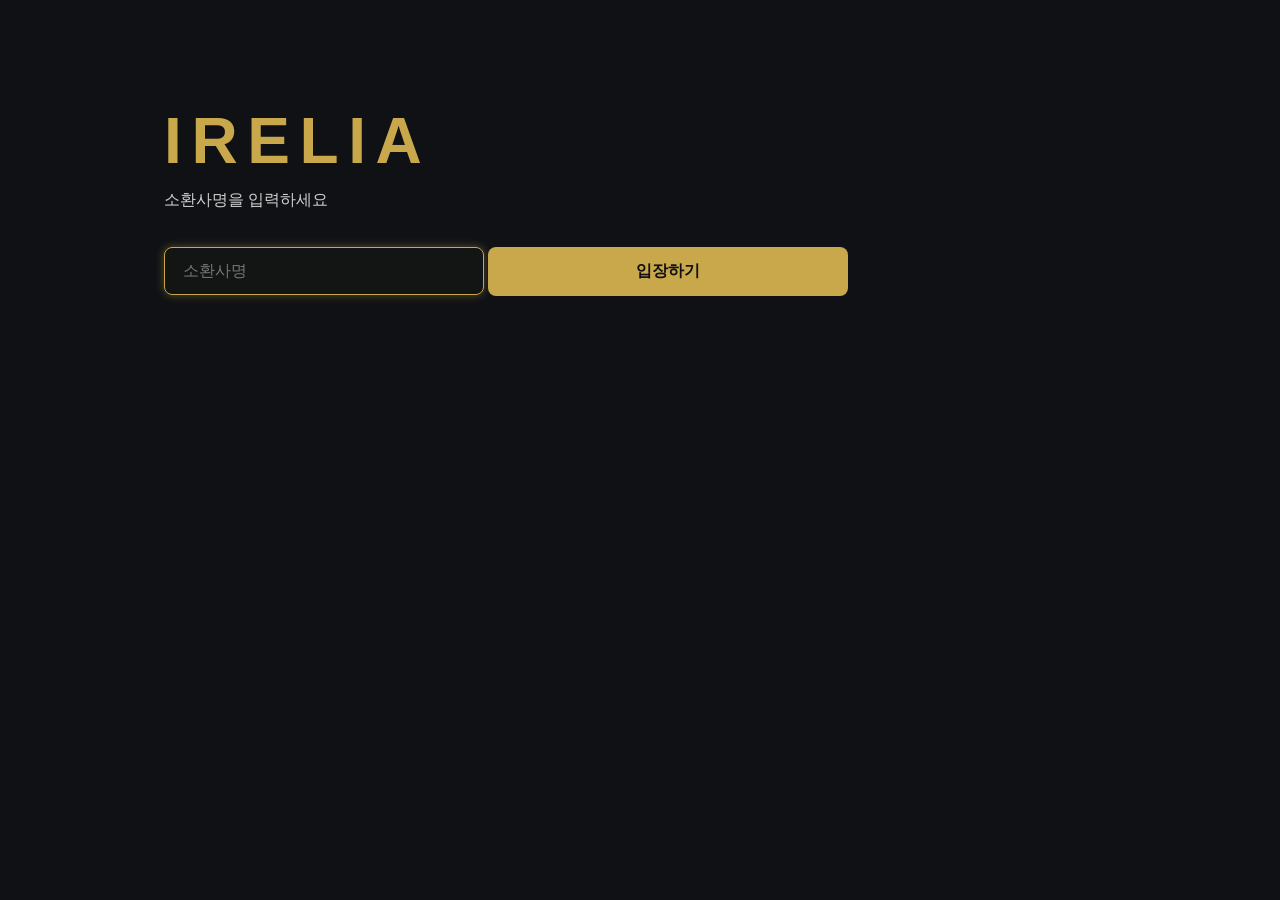
<file: index.html>
<!doctype html>
<html lang="ko">
  <head>
    <meta charset="UTF-8" />
    <meta name="viewport" content="width=device-width, initial-scale=1.0" />
    <title>이렐리아 가이드 — 로그인</title>
    <link rel="stylesheet" href="style.css" />
  </head>
  <body>
    <main>
      <!-- 로고 타이틀 -->
      <h1>IRELIA</h1>
      <p>소환사명을 입력하세요</p>

      <!-- 소환사명 입력창 -->
      <input type="text" id="name-input" placeholder="소환사명" />
      <!-- 입장 버튼 -->
      <button id="enter-btn">입장하기</button>
      <!-- 에러 메시지 표시 영역 -->
      <p id="error-msg"></p>
    </main>

    <script src="js/login.js"></script>
  </body>
</html>
</file>
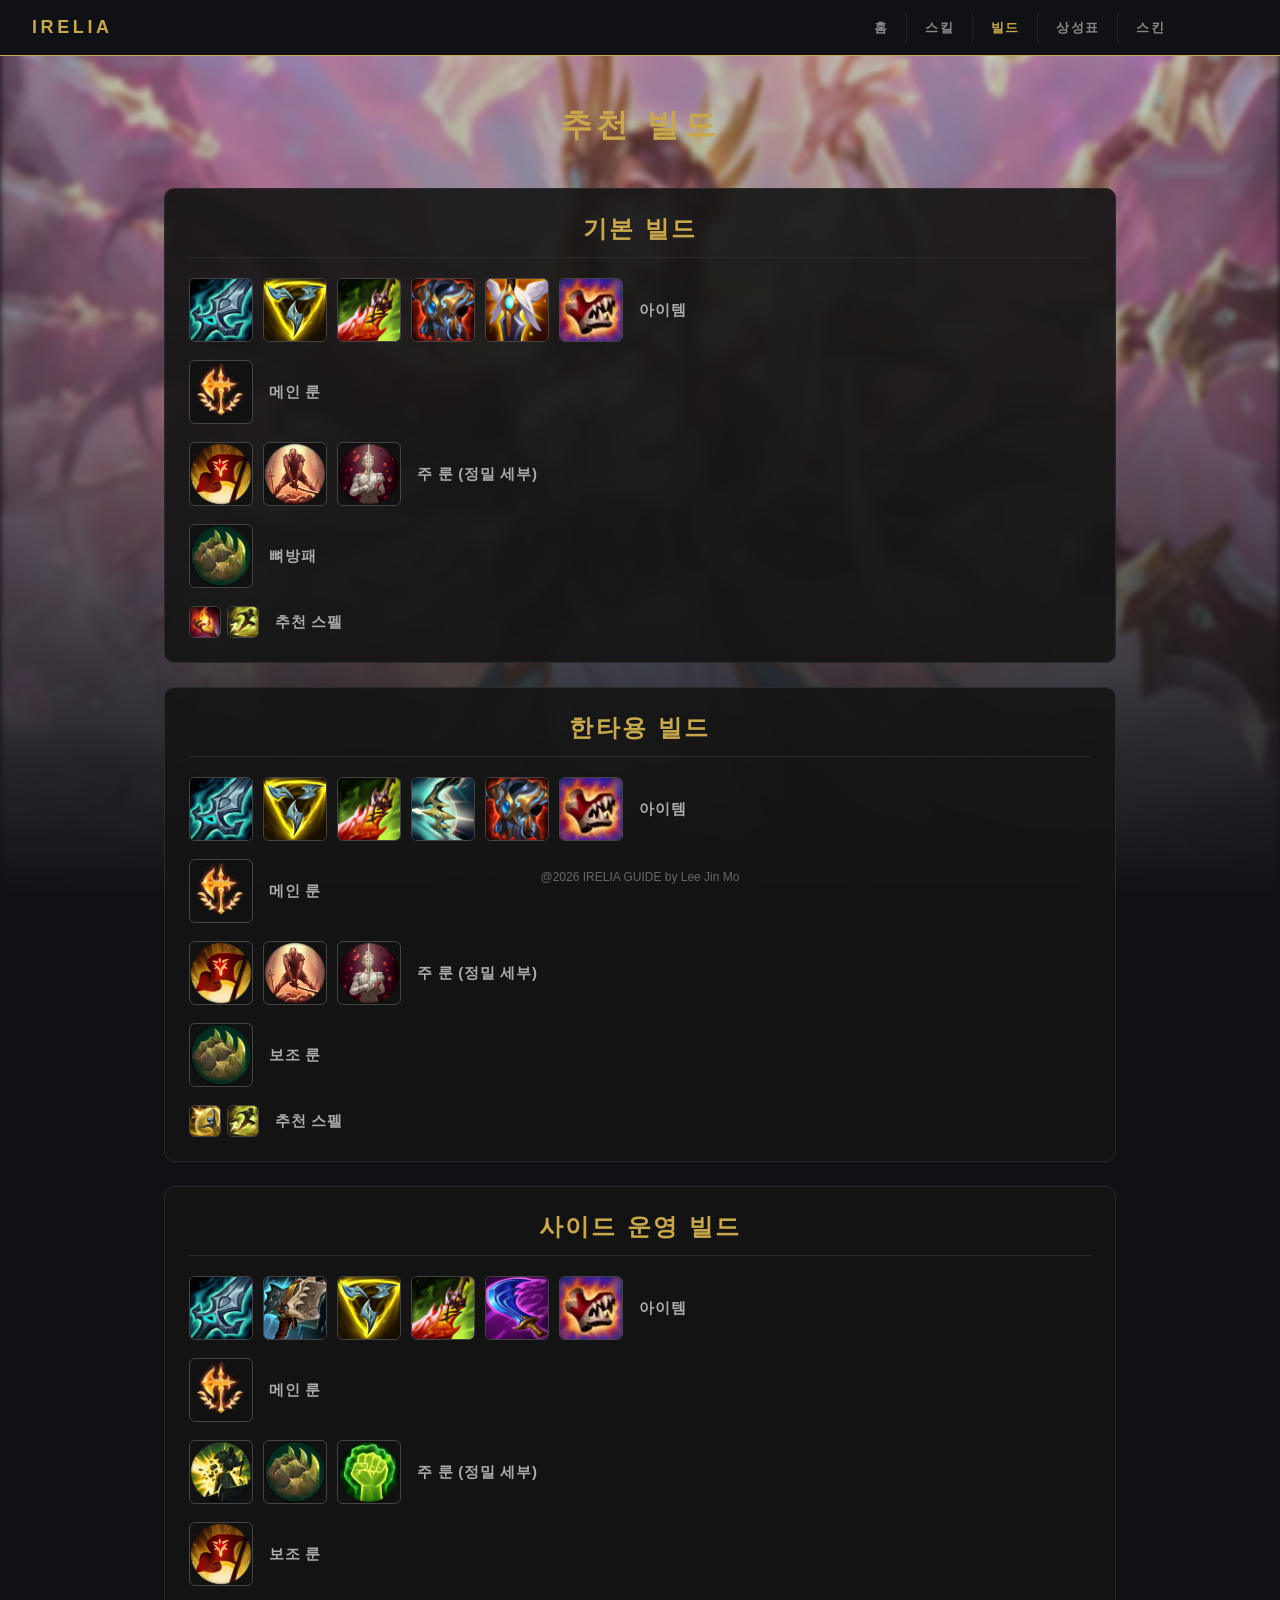
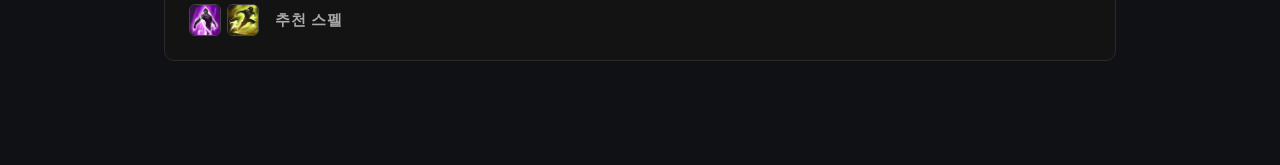
<file: build.html>
<!doctype html>
<html lang="ko">
  <head>
    <meta charset="UTF-8" />
    <meta name="viewport" content="width=device-width, initial-scale=1.0" />
    <title>이렐리아 가이드 — 추천 빌드</title>
    <link rel="stylesheet" href="style.css" />
  </head>

  <body class="page-bg">
    <nav>
      <div class="nav-inner">
        <a href="index.html" class="nav-logo">IRELIA</a>

        <div class="nav-links">
          <a href="home.html">홈</a>
          <a href="skill.html">스킬</a>
          <a href="build.html" class="active">빌드</a>
          <a href="counter.html">상성표</a>
          <a href="skin.html">스킨</a>
        </div>

        <span class="nav-user"></span>
      </div>
    </nav>

    <main class="build-page">
      <h1>추천 빌드</h1>

      <section class="build-box">
        <h2>기본 빌드</h2>

        <div class="build-row">
          <div class="icon-list">
            <img src="몰왕.png" alt="몰락한 왕의 검" />
            <img src="삼위일체.png" alt="삼위일체" />
            <img src="죽무.png" alt="죽음의 무도" />
            <img src="불쌍수.png" alt="불사의 쌍둥이 수호자" />
            <img src="가엔.png" alt="수호 천사" />
            <img src="탐욕신.png" alt="탐욕의 군화" />
          </div>
          <span>아이템</span>
        </div>

        <div class="build-row">
          <img src="정복자.png" alt="정복자" class="rune-icon" />
          <span>메인 룬</span>
        </div>

        <div class="build-row">
          <div class="icon-list">
            <img src="승전보.png" alt="승전보" />
            <img src="최후의저항.png" alt="최후의 저항" />
            <img src="핏빛길.png" alt="전설: 핏빛 길" />
          </div>
          <span>주 룬 (정밀 세부)</span>
        </div>

        <div class="build-row">
          <img src="뼈방패.png" alt="뼈방패" class="rune-icon" />
          <span>뼈방패</span>
        </div>

        <div class="build-row">
          <div class="icon-list spell-list">
            <img src="점화.png" alt="점화" class="spell-icon" />
            <img src="점멸.png" alt="점멸" class="spell-icon" />
          </div>
          <span>추천 스펠</span>
        </div>
      </section>

      <section class="build-box">
        <h2>한타용 빌드</h2>

        <div class="build-row">
          <div class="icon-list">
            <img src="몰왕.png" alt="몰왕" />
            <img src="삼위일체.png" alt="삼위일체" />
            <img src="죽무.png" alt="죽음의 무도" />
            <img src="경계.png" alt="경계" />
            <img src="불쌍수.png" alt="불사의 쌍둥이 수호자" />
            <img src="탐욕신.png" alt="탐욕의 군화" />
          </div>
          <span>아이템</span>
        </div>

        <div class="build-row">
          <img src="정복자.png" alt="정복자" class="rune-icon" />
          <span>메인 룬</span>
        </div>

        <div class="build-row">
          <div class="icon-list">
            <img src="승전보.png" alt="승전보" />
            <img src="최후의저항.png" alt="최후의저항" />
            <img src="핏빛길.png" alt="전설: 핏빛 길" />
          </div>
          <span>주 룬 (정밀 세부)</span>
        </div>

        <div class="build-row">
          <img src="뼈방패.png" alt="뼈방패" class="rune-icon" />
          <span>보조 룬</span>
        </div>

        <div class="build-row">
          <div class="icon-list spell-list">
            <img src="베리어.png" alt="방어막" class="spell-icon" />
            <img src="점멸.png" alt="점멸" class="spell-icon" />
          </div>
          <span>추천 스펠</span>
        </div>
      </section>

      <section class="build-box">
        <h2>사이드 운영 빌드</h2>

        <div class="build-row">
          <div class="icon-list">
            <img src="몰왕.png" alt="몰왕" />
            <img src="선파자.png" alt="선체파괴자" />
            <img src="삼위일체.png" alt="삼위일체" />
            <img src="죽무.png" alt="죽음의 무도" />
            <img src="마최.png" alt="마법사의 최후" />
            <img src="탐욕신.png" alt="탐욕의 군화" />
          </div>
          <span>아이템</span>
        </div>

        <div class="build-row">
          <img src="정복자.png" alt="정복자" class="rune-icon" />
          <span>메인 룬</span>
        </div>

        <div class="build-row">
          <div class="icon-list">
            <img src="철거.png" alt="철거" />
            <img src="뼈방패.png" alt="뼈방패" />
            <img src="불굴의의지.png" alt="불굴의 의지" />
          </div>
          <span>주 룬 (정밀 세부)</span>
        </div>

        <div class="build-row">
          <img src="승전보.png" alt="승전보" class="rune-icon" />
          <span>보조 룬</span>
        </div>

        <div class="build-row">
          <div class="icon-list spell-list">
            <img src="텔.png" alt="순간이동" class="spell-icon" />
            <img src="점멸.png" alt="점멸" class="spell-icon" />
          </div>
          <span>추천 스펠</span>
        </div>
      </section>
    </main>

    <footer>
      <p>@2026 IRELIA GUIDE by Lee Jin Mo</p>
    </footer>

    <script src="js/main.js"></script>
  </body>
</html>
</file>
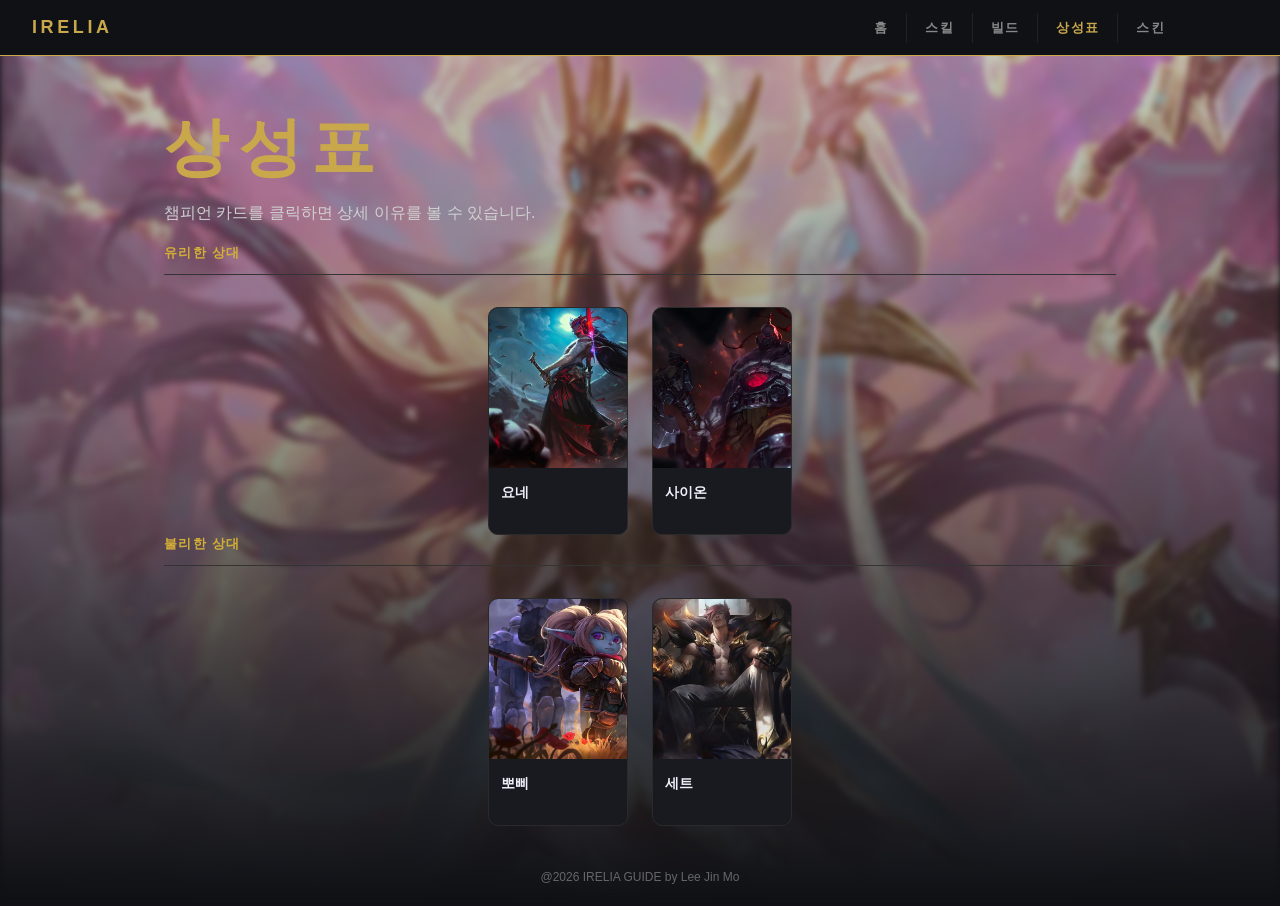
<file: counter.html>
<!doctype html>
<html lang="ko">
  <head>
    <meta charset="UTF-8" />
    <meta name="viewport" content="width=device-width, initial-scale=1.0" />
    <title>이렐리아 가이드 — 상성표</title>
    <link rel="stylesheet" href="style.css" />
  </head>
  <body class="page-bg">
    <nav>
      <div class="nav-inner">
        <a href="index.html" class="nav-logo">IRELIA</a>
        <div class="nav-links">
          <a href="home.html">홈</a>
          <a href="skill.html">스킬</a>
          <a href="build.html">빌드</a>
          <a href="counter.html" class="active">상성표</a>
          <a href="skin.html">스킨</a>
        </div>
        <span class="nav-user"></span>
      </div>
    </nav>
    <!--전체설명-->
    <main>
      <h1>상성표</h1>
      <p>챔피언 카드를 클릭하면 상세 이유를 볼 수 있습니다.</p>
      <!--상성표-->
      <section>
        <h2>유리한 상대</h2>
        <div class="champ-list">
          <div
            class="champ-card"
            data-name="요네"
            data-type="good"
            data-desc="요네는 초반 라인전에서 이렐리아의 강한 딜교환을 버티기 어렵다. 미니언을 활용한 Q 돌진과 패시브 스택을 이용하면 짧은 교전에서 우위를 점하기 쉽고, 요네의 E 복귀 지점을 노려 추가 피해를 넣을 수 있다."
          >
            <img src="요네.jpg" alt="요네" />
            <p>요네</p>
          </div>

          <div
            class="champ-card"
            data-name="사이온"
            data-type="good"
            data-desc="사이온은 몸집이 크고 스킬 모션이 느려 이렐리아의 E를 맞기 쉽다. 이렐리아는 기동성을 이용해 사이온의 주요 스킬을 피하면서 지속적으로 딜을 넣을 수 있으며, 사이온이 성장하기 전에 라인전 주도권을 잡기 좋다."
          >
            <img src="사이온.jpg" alt="사이온" />
            <p>사이온</p>
          </div>
        </div>
      </section>

      <section>
        <h2>불리한 상대</h2>
        <div class="champ-list">
          <div
            class="champ-card"
            data-name="뽀삐"
            data-type="bad"
            data-desc="뽀삐의 W는 이렐리아의 Q 돌진을 막아 핵심 콤보를 방해한다. 벽꿍까지 허용하면 큰 피해를 입기 때문에 라인전에서 매우 까다로운 상대이다."
          >
            <img src="뽀삐.jpg" alt="뽀삐" />
            <p>뽀삐</p>
          </div>

          <div
            class="champ-card"
            data-name="세트"
            data-type="bad"
            data-desc="세트는 강력한 근접 난전 능력과 높은 체력을 가지고 있어 이렐리아가 일방적으로 이득을 보기 어렵다. 특히 W의 보호막과 고정 피해 때문에 교전 타이밍을 잘못 잡으면 역으로 손해를 보기 쉽다."
          >
            <img src="세트.jpg" alt="세트" />
            <p>세트</p>
          </div>
        </div>
      </section>
    </main>

    <div id="modal-wrap" class="modal-wrap">
      <div class="modal-box">
        <button id="modal-close">✕</button>
        <h2 id="modal-name"></h2>
        <p id="modal-type"></p>
        <p id="modal-desc"></p>
      </div>
    </div>
    <!--푸터-->
    <footer>
      <p>@2026 IRELIA GUIDE by Lee Jin Mo</p>
    </footer>
    <!--js-->
    <script src="js/main.js"></script>
    <script src="js/counter.js"></script>
  </body>
</html>
</file>
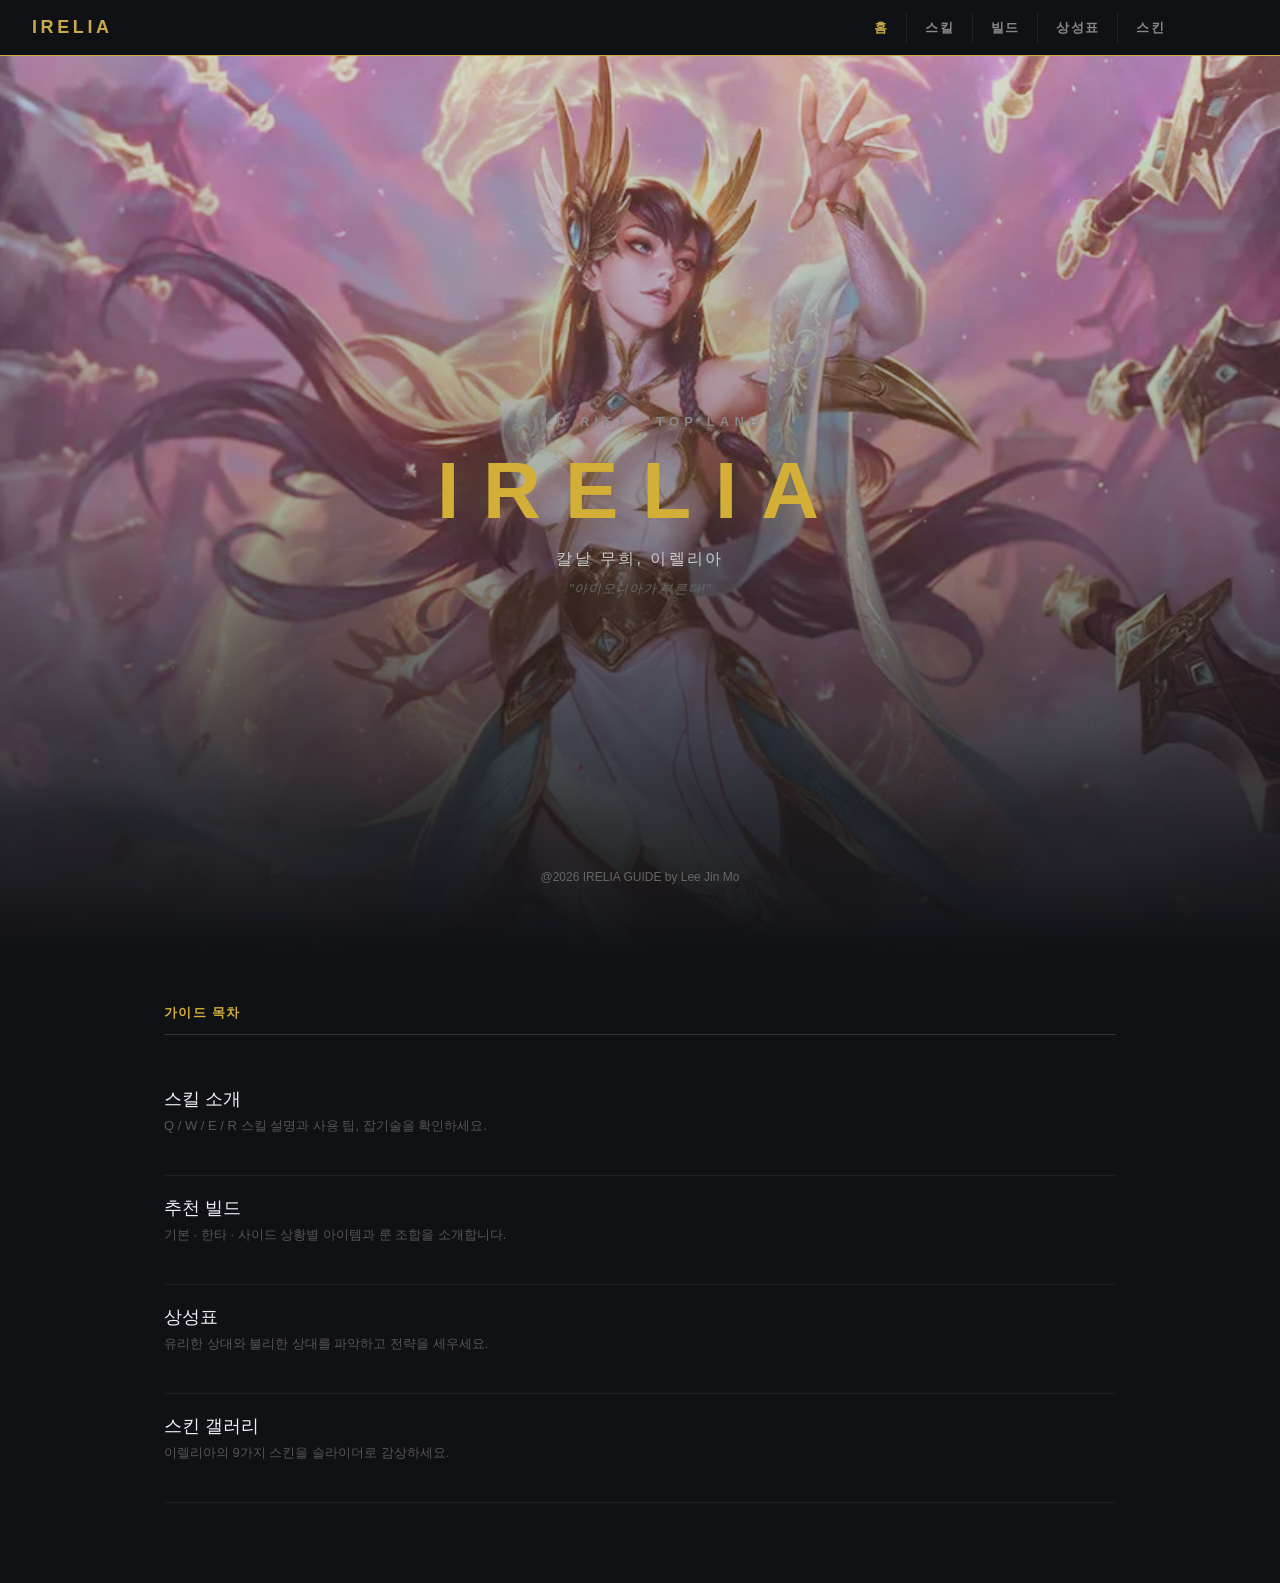
<file: home.html>
<!doctype html>
<html lang="ko">
  <head>
    <meta charset="UTF-8" />
    <meta name="viewport" content="width=device-width, initial-scale=1.0" />
    <title>이렐리아 가이드 — 홈</title>
    <link rel="stylesheet" href="style.css" />
  </head>
  <body>
    <!-- 네비게이션 -->
    <nav>
      <div class="nav-inner">
        <a href="index.html" class="nav-logo">IRELIA</a>
        <div class="nav-links">
          <a href="home.html" class="active">홈</a>
          <a href="skill.html">스킬</a>
          <a href="build.html">빌드</a>
          <a href="counter.html">상성표</a>
          <a href="skin.html">스킨</a>
        </div>
        <span class="nav-user"></span>
      </div>
    </nav>

    <!-- 히어로 배너 -->
    <header class="hero">
      <div class="hero-content">
        <h3>Wild Rift · Top Lane</h3>
        <h1>IRELIA</h1>
        <p class="hero-sub">칼날 무희, 이렐리아</p>
        <p class="hero-quote">"아이오니아가 부른다!"</p>
      </div>
    </header>

    <!-- 가이드 목차 -->
    <main>
      <h2>가이드 목차</h2>
      <ol>
        <li>
          <a href="skill.html">스킬 소개</a>
          <p>Q / W / E / R 스킬 설명과 사용 팁, 잡기술을 확인하세요.</p>
        </li>
        <li>
          <a href="build.html">추천 빌드</a>
          <p>기본 · 한타 · 사이드 상황별 아이템과 룬 조합을 소개합니다.</p>
        </li>
        <li>
          <a href="counter.html">상성표</a>
          <p>유리한 상대와 불리한 상대를 파악하고 전략을 세우세요.</p>
        </li>
        <li>
          <a href="skin.html">스킨 갤러리</a>
          <p>이렐리아의 9가지 스킨을 슬라이더로 감상하세요.</p>
        </li>
      </ol>
    </main>

    <!-- 푸터 -->
    <footer>
      <p>@2026 IRELIA GUIDE by Lee Jin Mo</p>
    </footer>

    <script src="js/main.js"></script>
  </body>
</html>
</file>
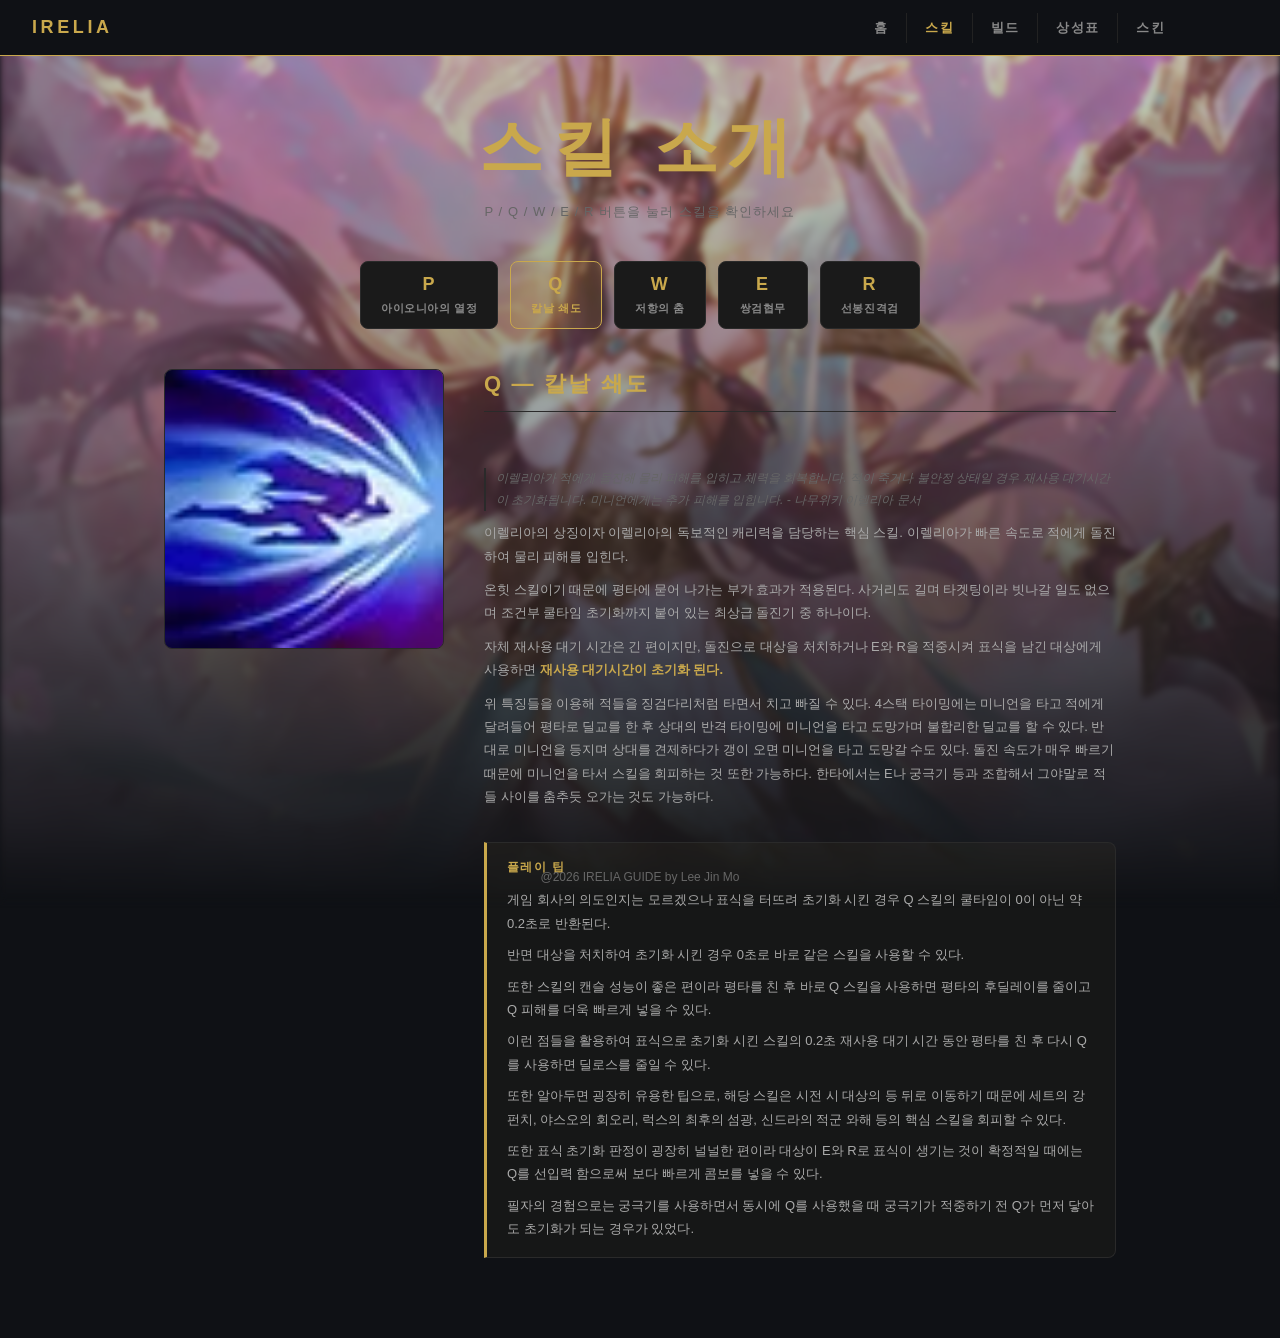
<file: skill.html>
<!doctype html>
<html lang="ko">
  <head>
    <meta charset="UTF-8" />
    <meta name="viewport" content="width=device-width, initial-scale=1.0" />
    <title>스킬 소개</title>
    <link rel="stylesheet" href="style.css" />
  </head>
  <body class="page-bg">
    <nav>
      <div class="nav-inner">
        <a href="index.html" class="nav-logo">IRELIA</a>
        <div class="nav-links">
          <a href="home.html">홈</a>
          <a href="skill.html" class="active">스킬</a>
          <a href="build.html">빌드</a>
          <a href="counter.html">상성표</a>
          <a href="skin.html">스킨</a>
        </div>
        <span class="nav-user"></span>
      </div>
    </nav>
    <!--스킬버튼-->
    <main>
      <div style="text-align: center; margin-bottom: 40px">
        <h1>스킬 소개</h1>
        <p>P / Q / W / E / R 버튼을 눌러 스킬을 확인하세요</p>
      </div>
      <!--스킬대가리-->

      <div class="tab-wrap">
        <button class="tab-btn" data-skill="p">
          <span class="key">P</span>
          <span class="key-name">아이오니아의 열정</span>
        </button>
        <button class="tab-btn active" data-skill="q">
          <span class="key">Q</span>
          <span class="key-name">칼날 쇄도</span>
        </button>
        <button class="tab-btn" data-skill="w">
          <span class="key">W</span>
          <span class="key-name">저항의 춤</span>
        </button>
        <button class="tab-btn" data-skill="e">
          <span class="key">E</span>
          <span class="key-name">쌍검협무</span>
        </button>
        <button class="tab-btn" data-skill="r">
          <span class="key">R</span>
          <span class="key-name">선봉진격검</span>
        </button>
      </div>
      <section id="skill-p" class="skill-sec skill-wrap">
        <img
          src="아이오니아의열정.jpg"
          alt="P-아이오니아의열정"
          class="skill-img"
        />
        <!--진짜 많은 내용-->
        <div class="skill-text">
          <h2>P — 아이오니아의 열정</h2>
          <div class="skill-desc">
            <p>
              이렐리아가 스킬로 적을 맞히면 6초 동안 중첩을 1 얻습니다. (최대
              4중첩) 이렐리아가 중첩당 공격 속도를 얻으며 최대 중첩 시 기본
              공격으로 추가 마법 피해를 입힙니다. 챔피언이나 구조물, 대형 몬스터
              공격 시 중첩 지속 시간이 초기화됩니다. 챔피언을 맞히거나 챔피언이
              아닌 적을 하나라도 맞힐 때마다 1중첩을 얻습니다.
            </p>
            <p>
              이 패시브 스택은 여러 챔피언에게 같은 스킬을 한번에 적중시 스택을
              맞춘 만큼 쌓을 수 있기에 W, E, R 등의 광역기를 활용해서 한번에
              스택을 쌓을 수도 있다.
            </p>
            <p>
              패시브 스택은 이렐리아의 라인전과 한타 운영 전반에 영향을 미치는
              핵심 메커니즘으로, Q와 결합하면 극대화된다. 이는 Q에 있는 재사용
              대기 시간 초기화 덕분이다.
            </p>
          </div>
          <div class="tip">
            <h3>플레이 팁</h3>
            <p>
              4스택 타이밍을 항상 인지하고 있어야 한다. 강화 평타 직후 Q를
              사용하면 추가 피해와 돌진을 동시에 넣을 수 있어 딜교 효율이 크게
              올라간다.
            </p>
            <p>
              라인전에서 미니언을 막타치며 스택을 쌓다가 4스택 시점에 적
              챔피언에게 강화 평타 → Q 순서로 견제하는 패턴이 기본이다.
            </p>
            <p>
              스택이 3개인 상태에서 미니언 한 마리에만 Q를 타며 초기화를 하면
              4스택이 되므로, 적에게 진입하기 전 미니언으로 스택을 채워두는
              습관을 들이자.
            </p>
            <p>
              비슷한 얘기로 한 미니언씩 딜링을 하는 것 보다 주변에 있는 미니언을
              모두 Q 초기화 피로 맞춰놓은 뒤 순식간에 Q를 여러번 타며 4스택을
              만들 수 있다.
            </p>
          </div>
        </div>
      </section>

      <section id="skill-q" class="skill-sec active skill-wrap">
        <img src="칼날쇄도.jpg" alt="Q-칼날쇄도" class="skill-img" />
        <div class="skill-text">
          <h2>Q — 칼날 쇄도</h2>
          <div class="skill-desc">
            <p>
              이렐리아가 적에게 돌진해 물리 피해를 입히고 체력을 회복합니다.
              적이 죽거나 불안정 상태일 경우 재사용 대기시간이 초기화됩니다.
              미니언에게는 추가 피해를 입힙니다. - 나무위키 이렐리아 문서
            </p>
            <p>
              이렐리아의 상징이자 이렐리아의 독보적인 캐리력을 담당하는 핵심
              스킬. 이렐리아가 빠른 속도로 적에게 돌진하여 물리 피해를 입힌다.
            </p>
            <p>
              온힛 스킬이기 때문에 평타에 묻어 나가는 부가 효과가 적용된다.
              사거리도 길며 타겟팅이라 빗나갈 일도 없으며 조건부 쿨타임
              초기화까지 붙어 있는 최상급 돌진기 중 하나이다.
            </p>
            <p>
              자체 재사용 대기 시간은 긴 편이지만, 돌진으로 대상을 처치하거나
              E와 R을 적중시켜 표식을 남긴 대상에게 사용하면
              <b>재사용 대기시간이 초기화 된다.</b>
            </p>
            <p>
              위 특징들을 이용해 적들을 징검다리처럼 타면서 치고 빠질 수 있다.
              4스택 타이밍에는 미니언을 타고 적에게 달려들어 평타로 딜교를 한 후
              상대의 반격 타이밍에 미니언을 타고 도망가며 불합리한 딜교를 할 수
              있다. 반대로 미니언을 등지며 상대를 견제하다가 갱이 오면 미니언을
              타고 도망갈 수도 있다. 돌진 속도가 매우 빠르기 때문에 미니언을
              타서 스킬을 회피하는 것 또한 가능하다. 한타에서는 E나 궁극기 등과
              조합해서 그야말로 적들 사이를 춤추듯 오가는 것도 가능하다.
            </p>
          </div>
          <div class="tip">
            <h3>플레이 팁</h3>
            <p>
              게임 회사의 의도인지는 모르겠으나 표식을 터뜨려 초기화 시킨 경우 Q
              스킬의 쿨타임이 0이 아닌 약 0.2초로 반환된다.
            </p>
            <p>
              반면 대상을 처치하여 초기화 시킨 경우 0초로 바로 같은 스킬을
              사용할 수 있다.
            </p>
            <p>
              또한 스킬의 캔슬 성능이 좋은 편이라 평타를 친 후 바로 Q 스킬을
              사용하면 평타의 후딜레이를 줄이고 Q 피해를 더욱 빠르게 넣을 수
              있다.
            </p>
            <p>
              이런 점들을 활용하여 표식으로 초기화 시킨 스킬의 0.2초 재사용 대기
              시간 동안 평타를 친 후 다시 Q를 사용하면 딜로스를 줄일 수 있다.
            </p>
            <p>
              또한 알아두면 굉장히 유용한 팁으로, 해당 스킬은 시전 시 대상의 등
              뒤로 이동하기 때문에 세트의 강펀치, 야스오의 회오리, 럭스의 최후의
              섬광, 신드라의 적군 와해 등의 핵심 스킬을 회피할 수 있다.
            </p>
            <p>
              또한 표식 초기화 판정이 굉장히 널널한 편이라 대상이 E와 R로 표식이
              생기는 것이 확정적일 때에는 Q를 선입력 함으로써 보다 빠르게 콤보를
              넣을 수 있다.
            </p>
            <p>
              필자의 경험으로는 궁극기를 사용하면서 동시에 Q를 사용했을 때
              궁극기가 적중하기 전 Q가 먼저 닿아도 초기화가 되는 경우가 있었다.
            </p>
          </div>
        </div>
      </section>

      <section id="skill-w" class="skill-sec skill-wrap">
        <img src="저항의춤.jpg" alt="W-저항의춤" class="skill-img" />
        <div class="skill-text">
          <h2>W — 저항의 춤</h2>
          <div class="skill-desc">
            <p>
              충전 시작 시: 이렐리아가 최대 1.5초 동안 방어 태세에 돌입하여
              행동할 수 없게 되지만 받는 물리 피해, 마법 피해가 감소합니다. 발사
              시: 이렐리아가 검을 날려 물리 피해를 입힙니다. 피해량은 충전
              시간에 비례하여 최대 3배만큼 증가합니다. - 나무위키 이렐리아 문서
            </p>
            <p>
              저항의 춤은 이렐리아의 유일한 방어 스킬이다. 시전 중 받는 물리
              피해를 크게 감소시키며, 충전이 끝나면 전방으로 칼날을 발사해
              피해를 입힌다.
            </p>
            <p>
              또한 피해 감소량에 주문력 계수가 존재하기 때문에, 다소 예능적인
              빌드이기는 하지만 AP 이렐리아 역시 이론상 운용이 가능하다.
            </p>
            <p>
              이렐리아는 기본적으로 돌진 후 근접 교전을 수행하는 챔피언이기
              때문에 적진 한가운데로 들어가는 경우가 많다. 따라서 저항의 춤은
              생존에 매우 중요한 역할을 담당한다.
            </p>
            <p>
              단순한 방어기가 아니라 패시브 스택을 쌓을 수 있으며, 라인전에서는
              상대의 핵심 기술을 받아내고 반격할 시간을 만들어 주는 스킬이다.
            </p>
          </div>
          <div class="tip">
            <h3>플레이 팁</h3>
            <p>
              신드라의 궁극기, 제드의 궁극기, 아칼리의 2차 궁극기, 잭스의 강화
              평타(W), 레넥톤의 강화 W처럼 강력한 순간 피해를 감소시키는 용도로
              사용하면 효과적이다.
            </p>
            <p>
              하지만 다리우스의 궁극기, 세트의 W 중앙 고정 피해, 가렌의 궁극기와
              같은 고정 피해는 감소시킬 수 없으므로 주의해야 한다. 이러한 상성은
              카운터 페이지에서 더 자세히 다룰 예정이다.
            </p>
            <p>
              반드시 끝까지 충전할 필요는 없다. 짧게 사용하여 피해 감소 효과만
              챙긴 뒤 곧바로 공격을 이어가는 것도 좋은 선택이다.
            </p>
            <p>
              또한 W는 정신 집중 판정이 아니기 때문에 상대의 CC기에도 끊기지
              않는다. 이를 이용하여 에어본 없이 상대를 강제로 이동시키는
              CC기(매혹, 도발)는 W를 충전하면 무시할 수 있다.
            </p>
            <p>
              또한 W 시전 후 플래시를 사용할 경우 플래시로 이동한 위치에서
              칼날이 발사된다.
            </p>
            <p>
              이를 활용하면 W를 충전한 상태로 플래시를 사용해 예상치 못한
              거리에서 적을 마무리할 수 있으며, W로 피해를 흡수한 뒤 표식이 남아
              있는 적에게 플래시 → 평타 → Q 캔슬을 연계해 역관광을 노릴 수도
              있다.
            </p>
            <p>
              무엇보다 중요한 것은 상대의 폭딜 타이밍을 예측하는 것이다. 너무
              빨리 사용하면 지속시간이 끝나고, 너무 늦게 사용하면 피해를 그대로
              받게 된다.
            </p>
          </div>
        </div>
      </section>

      <section id="skill-e" class="skill-sec skill-wrap">
        <img src="쌍검협무.jpg" alt="E-쌍검협무" class="skill-img" />
        <div class="skill-text">
          <h2>E — 쌍검협무</h2>
          <div class="skill-desc">
            <p>
              이렐리아가 지면에 검을 던집니다. 3.5초 내에 스킬을 재사용할 수
              있습니다. 재사용 시: 이렐리아가 두 번째 검을 던진 후 두 검이
              서로를 향해 날아들어 0.75초 동안 적을 롤아이콘-군중제어
              기절기절시키고 마법 피해를 입힙니다. 챔피언과 대형 정글 몬스터는
              5초 동안 불안정 상태가 됩니다. - 나무위키 이렐리아 문서
            </p>
            <p>
              두 개의 칼날을 배치한 뒤 서로 충돌시켜 경로상의 적에게 피해와
              기절을 부여한다. 또한 적중한 적에게 표식을 생성하여 Q 스킬을
              초기화할 수 있게 만든다.
            </p>
            <p>
              이렐리아의 대부분의 콤보는 E 적중을 전제로 한다. 따라서 E를 얼마나
              정확하게 맞추느냐에 따라 숙련도가 크게 갈린다.
            </p>
          </div>
          <div class="tip">
            <h3>플레이 팁</h3>
            <p>
              초보자는 보통 자신의 뒤쪽에 첫 번째 칼날을 설치한 뒤 앞쪽에 두
              번째 칼날을 설치한다.
            </p>
            <p>
              하지만 실제로는 상대 챔피언의 뒤쪽에 첫 번째 칼날을 설치한 뒤
              앞쪽으로 두 번째 칼날을 사용하는 방식이 훨씬 빠르게 발동된다.
            </p>
            <p>
              이를 응용하면 잭스의 Q, 야스오의 E, 판테온의 W처럼 상대가 자신에게
              돌진하는 것이 확정적인 상황에서 상대 챔피언 뒤쪽에 E를 미리 설치해
              둘 수 있다.
            </p>
            <p>
              이후 상대가 돌진하는 순간 두 번째 E를 사용하면 핵심 스킬을
              무력화하면서 동시에 기절을 적중시킬 수 있다.
            </p>
            <p>
              특히 야스오의 궁극기 리신의 음파 아칼리의 E 벡스의 궁 등은 적중후
              재사용시 상대에게 돌진/순간이동하는 판정이기 때문에 E를 본인
              주변에 설치해놓으며 심리전을 걸 수 있다.
            </p>
            <p>
              Q로 적에게 돌진하는 도중에도 E를 사용할 수 있다. 이를 활용하면
              칼날 설치 모션을 숨길 수 있으며, 이렐리아의 대표적인 콤보인 Q → E
              → Q → E, 일명 '큐이큐이'의 핵심 원리가 된다.
            </p>
            <p>
              또한 미니언에 Q를 사용하는 동시에 E를 배치하면 상대 입장에서는
              칼날의 위치를 파악하기 어려워진다.
            </p>
            <p>
              예를 들어 상대 포탑 방향의 원거리 미니언에 Q를 사용해 진입한 뒤
              E를 설치한다. 상대가 반응하면 아군 방향의 근거리 미니언으로 다시
              Q를 사용하며 두 번째 E를 발동할 수 있다.
            </p>
            <p>
              이를 통해 더 빠른 기절, 모션 캔슬, 안전한 이탈까지 동시에 노릴 수
              있다.
            </p>
            <p>
              또한 '뒷E → 플래시 → 앞E' 콤보를 사용하면 순식간에 사거리를
              늘리면서 상대가 반응하기 어려운 기절을 적중시킬 수 있다.
            </p>
            <p>
              마지막으로 E는 상대의 현재 위치보다 이동 방향을 예측해서 사용하는
              것이 중요하다. 숙련될수록 적중률이 크게 향상된다.
            </p>
          </div>
          <div class="combo">
            <h3>대표 콤보</h3>
            <ul>
              <li>Q → E → Q → E (큐이큐이)</li>
              <li>뒷E → 플래시 → 앞E</li>
              <li>E 뒤 설치 → Q 진입 → E 앞 설치 → 기절 → 평타 → Q</li>
              <li>E 적중 → 평타 → Q → 평타 → Q</li>
              <li>R → E → Q → 평타 → Q</li>
            </ul>
          </div>
        </div>
      </section>

      <section id="skill-r" class="skill-sec skill-wrap">
        <img src="선봉진격검.jpg" alt="R-선봉진격검" class="skill-img" />
        <div class="skill-text">
          <h2>R — 선봉진격검</h2>
          <div class="skill-desc">
            <p>
              이렐리아가 칼날 다발을 날려 마법 피해를 입히고 챔피언 및 대형 정글
              몬스터를 5초 동안 불안정 상태로 만듭니다. 칼날 다발은 결계 형태로
              폭발하여 2.5초 동안 첫 번째 적중한 챔피언을 둘러쌉니다. 결계는
              동일한 양의 마법 피해를 입히고 적을 1.5초 동안 90% 둔화시킵니다. -
              나무위키 이렐리아 문서
            </p>
            <p>이렐리아는 표식을 이용하여 여러 번 Q를 초기화할 수 있다.</p>
            <p>
              한타 개시, 암살, 추격, 도주 차단까지 가능한 매우 강력한 스킬이다.
              특히 다수의 적에게 적중할 경우 Q를 연속으로 사용하며 전장을 휘젓는
              이렐리아 특유의 플레이가 가능해진다.
            </p>
          </div>
          <div class="tip">
            <h3>플레이 팁</h3>
            <p>
              궁극기는 피해 자체보다 표식을 생성하는 것이 핵심인 경우가 많다.
            </p>
            <p>
              적 딜러에게 궁극기를 맞춘 뒤 Q를 연속 초기화하여 접근하는 것이
              가장 일반적인 활용법이다.
            </p>
            <p>
              적의 이동 경로를 차단하는 용도로도 사용 가능하다. 좁은 지형에서는
              특히 위력이 강하다.
            </p>
            <p>
              Q 사용 도중 궁극기를 사용하는 테크닉도 존재한다. 숙련도가
              높아질수록 활용 가치가 커진다.
            </p>
            <p>
              본인 피가 없어서 Q 피흡을 해야 하는데 Q 초기화 피가 안되는
              미니언이 있을 때에도 궁을 사용하면 궁은 챔피언에게 닿으면 폭발하며
              결계를 생성 및 광역 피해를 입히기에 주변에 있는 원거리 미니언을
              한번에 Q 초기화 피로 만들 수 있다.
            </p>
            <p>
              또한 궁극기 사용 후 빠르게 플래쉬를 사용하게 되면 플래쉬를 사용한
              위치에서 궁이 나가게 된다. 이를 이용해 일명 궁플을 할 수 있으며
              이렐리아의 국민 콤보라고도 불린다. 또한 많은 플레이어들이 궁플은
              앞으로만 나가는 것으로 알고있지만 플방향과 궁 방향을 조합해서
              기상천외한 콤보를 만들 수 있다. 예를 들어 이렐킹의 플레이를 보면
              여러명을 한번에 맞추기 위한 옆 궁플, 상대의 핵심 스킬을 피하면서
              표식을 만드는 뒷 궁플, 상대가 반응하지 못하는 W차징 앞 궁 플등이
              있다.
            </p>
            <p>
              또한 기본적으로 궁플 전에는 본인의 뒤나 부쉬 같은 안보이는 곳 또는
              목적지로부터 먼곳에 첫 E 를 깔고 궁플을 하며 광역 스턴효과를
              보기도 한다.
            </p>
            <p>
              궁은 대형 몬스터에게도 표식이 남기에 오브젝트 싸움 상황에서 E → R
              → F (뒷 E 궁플) 콤보로 순간적인 진입과 상대 정글러를 포함한 적에게
              광역 스턴을 적용하며 운이 좋으면 스틸까지 노려볼 수 있다. 상대
              정글 입장에서는 암흑 시야에서 이렐리아가 궁과 플을 쓰며 나타나
              본진을 휩쓸고 본인에게 스턴 까지 먹이니 당황을 해서든 기절을
              해서든 강타를 제대로 못 사용해 스틸 당하는 것이다.
            </p>
          </div>
          <div class="combo">
            <h3>대표 콤보 및 응용</h3>
            <ul>
              <li>R → Q → 평타 → E → Q</li>
              <li>E → Q → 평타 → R → Q → 평타</li>
              <li>4스택 → R → Q → 평타 → E → Q → 평타 → Q</li>
            </ul>

            <div class="combo-detail">
              <div class="combo-item">
                <p class="combo-title">Q → E1 → Q → E2 → 평타 → Q</p>
                <p>
                  Q 돌진 도중 E를 사용하여 칼날 설치 모션을 숨길 수 있다. E 적중
                  시 생성된 표식을 Q로 소비하며 폭발적인 딜을 넣을 수 있다.
                </p>
              </div>
              <div class="combo-item">
                <p class="combo-title">E1 → R → F → E2 → Q (궁플)</p>
                <p>
                  궁극기 시전 직후 플래시를 사용하면 플래시 위치에서 궁극기가
                  발사된다. 앞 궁플 외에도 옆 궁플, 뒷 궁플 등 상황에 따라
                  다양한 응용이 가능하다.
                </p>
              </div>
              <div class="combo-item">
                <p class="combo-title">W 차징 → R → F → Q</p>
                <p>
                  W를 충전하며 상대의 시선을 끈 뒤 궁플을 사용하는 콤보. 상대
                  입장에서는 W를 의식하다가 갑작스럽게 날아오는 궁극기에
                  반응하기 어렵다.
                </p>
              </div>
              <div class="combo-item">
                <p class="combo-title">
                  E1(부쉬/시야 밖) → 궁플 → E2 → Q (오브젝트 진입)
                </p>
                <p>
                  첫 번째 E를 미리 깔아두고 궁플로 진입한 뒤 두 번째 E로 광역
                  스턴과 표식을 동시에 만든다. 암흑 시야에서 진입할 경우 상대
                  정글러가 강타 타이밍을 놓치기 쉽고 오브젝트 스틸까지 노려볼 수
                  있다.
                </p>
              </div>
            </div>
          </div>
        </div>
      </section>
    </main>
    <!--푸터-->
    <footer>
      <p>@2026 IRELIA GUIDE by Lee Jin Mo</p>
    </footer>
    <!--js소환술-->
    <script src="js/main.js"></script>
    <script src="js/skill.js"></script>
  </body>
</html>
</file>
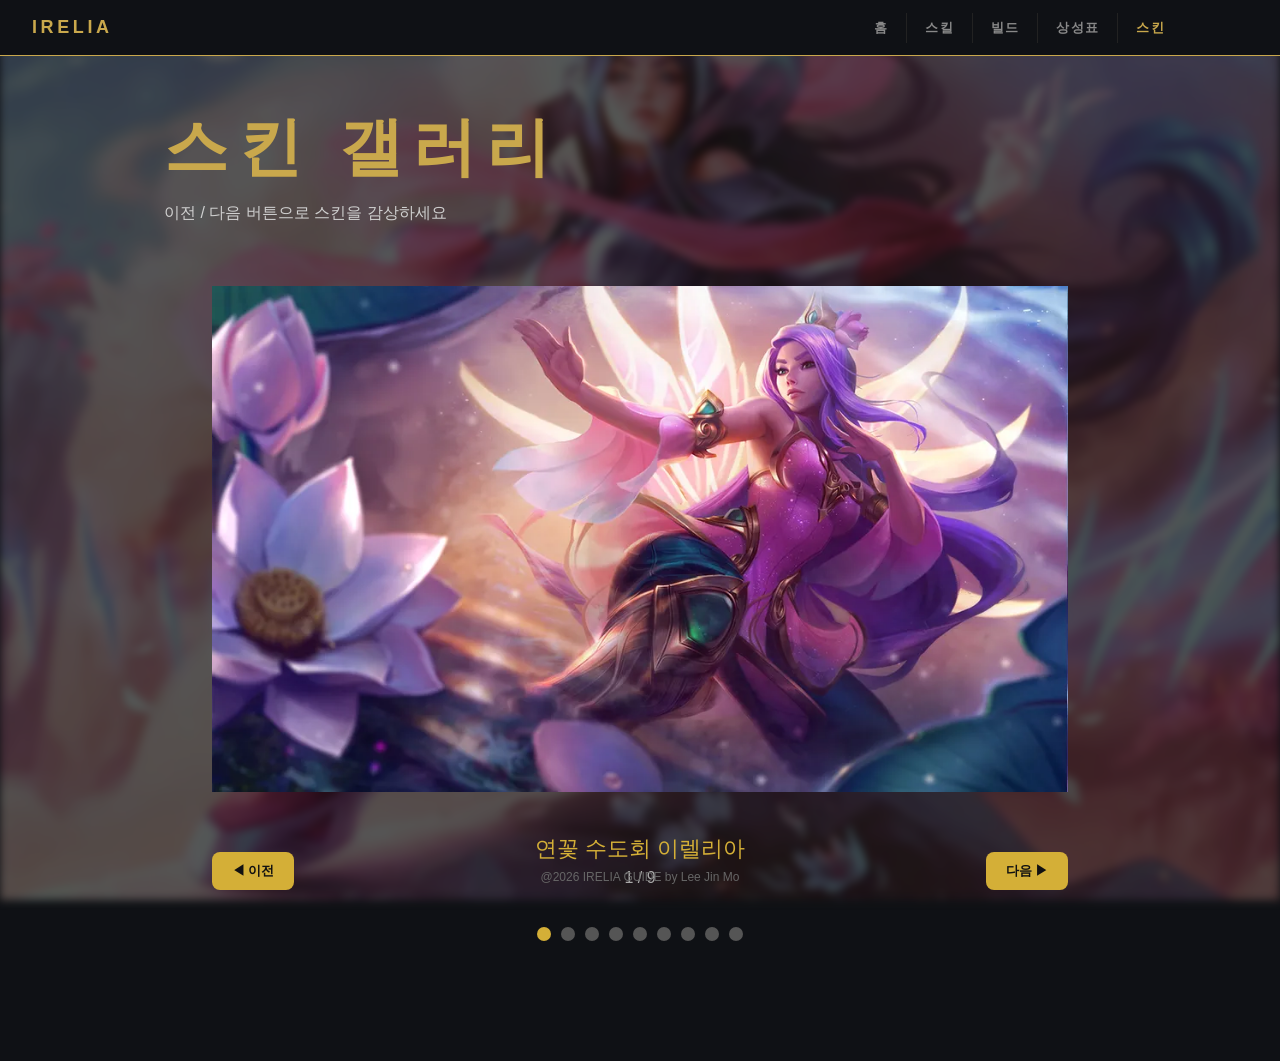
<file: skin.html>
<!doctype html>
<html lang="ko">
  <head>
    <meta charset="UTF-8" />
    <meta name="viewport" content="width=device-width, initial-scale=1.0" />
    <title>이렐리아 가이드 — 스킨 갤러리</title>

    <link rel="stylesheet" href="style.css" />
  </head>

  <body class="skin-page">
    <!--네비-->
    <nav>
      <div class="nav-inner">
        <a href="index.html" class="nav-logo">IRELIA</a>

        <div class="nav-links">
          <a href="home.html">홈</a>
          <a href="skill.html">스킬</a>
          <a href="build.html">빌드</a>
          <a href="counter.html">상성표</a>
          <a href="skin.html" class="active">스킨</a>
        </div>

        <span class="nav-user"></span>
      </div>
    </nav>

    <main>
      <!--전체설명-->
      <h1>스킨 갤러리</h1>
      <p>이전 / 다음 버튼으로 스킨을 감상하세요</p>

      <div class="skin-wrap">
        <img id="skin-img" src="" alt="" />

        <div class="skin-ctrl">
          <button id="prev-btn">◀ 이전</button>

          <div>
            <p id="skin-name"></p>
            <p id="skin-count"></p>
          </div>

          <button id="next-btn">다음 ▶</button>
        </div>
        <!--점-->
        <div class="dot-list">
          <button class="skin-dot"></button>
          <button class="skin-dot"></button>
          <button class="skin-dot"></button>
          <button class="skin-dot"></button>
          <button class="skin-dot"></button>
          <button class="skin-dot"></button>
          <button class="skin-dot"></button>
          <button class="skin-dot"></button>
          <button class="skin-dot"></button>
        </div>
      </div>
    </main>
    <!--푸터-->
    <footer>
      <p>@2026 IRELIA GUIDE by Lee Jin Mo</p>
    </footer>
    <!--js불러왓-->
    <script src="js/skin.js"></script>
    <script src="js/main.js"></script>
  </body>
</html>
</file>
<file: style.css>
/*전체설정*/
* {
  margin: 0;
  padding: 0;
  box-sizing: border-box;
}

html {
  scroll-behavior: smooth;
}

body {
  margin: 0;
  padding-top: 56px; /*여백확보*/
  background-color: #0f1115;
  color: white;
  font-family: "Pretendard", sans-serif;
}

/*전체배경사진*/
.page-bg::before {
  content: "";
  position: fixed;
  inset: 0;
  background:
    linear-gradient(
      to bottom,
      rgba(0, 0, 0, 0.15) 0%,
      rgba(0, 0, 0, 0.35) 45%,
      rgba(15, 17, 21, 0.8) 80%,
      #0f1115 100%
    ),
    url("불멸이배경.png");
  background-size: cover;
  background-position: center;
  background-repeat: no-repeat;
  filter: blur(3px);
  z-index: -2;
}

/*네비바*/
nav {
  position: fixed;
  top: 0;
  left: 0;
  right: 0;
  z-index: 100;
  height: 56px;
  background: #0f1115;
  border-bottom: 1px solid #c9a84c;
  display: flex;
  align-items: center;
  padding: 0 32px;
}

.nav-inner {
  width: 100%;
  display: flex;
  align-items: center;
}

/*로고*/
.nav-logo {
  margin-right: auto;
  font-size: 18px;
  font-weight: 900;
  letter-spacing: 0.2em;
  text-transform: uppercase;
  text-decoration: none;
  color: #c9a84c;
}

/*메뉴하이퍼링크*/
.nav-links {
  display: flex;
  align-items: center;
}

.nav-links a {
  padding: 6px 18px;
  font-size: 13px;
  font-weight: 600;
  letter-spacing: 0.1em;
  text-transform: uppercase;
  text-decoration: none;
  color: #888;
  border-left: 1px solid #222;
  transition:
    color 0.2s,
    background 0.2s;
}

.nav-links a:first-child {
  border-left: none;
}

.nav-links a:hover {
  color: #c9a84c;
  background: rgba(201, 168, 76, 0.08);
}

.nav-links a.active {
  color: #c9a84c;
}

/*소환사명*/
.nav-user {
  margin-left: 32px;
  padding-left: 32px;
  font-size: 12px;
  font-weight: 600;
  letter-spacing: 0.08em;
  color: #c9a84c;
  border-left: 1px solid #333;
}

/*메인/하단푸터*/
main {
  max-width: 1000px;
  margin: 0 auto;
  padding: 48px 24px 80px;
}

main h1 {
  font-size: 28px;
  font-weight: 900;
  letter-spacing: 0.15em;
  text-transform: uppercase;
  color: #c9a84c;
}

main > div > p {
  font-size: 13px;
  letter-spacing: 0.08em;
  color: #666;
  margin-top: 8px;
}

footer {
  position: fixed;
  bottom: 0;
  left: 0;
  right: 0;
  z-index: 50;
  margin-top: 0;
  padding: 16px 24px;
  text-align: center;
  font-size: 12px;
  color: #666;
  background: transparent;
  border-top: none;
}

/*스크롤시페이드*/

/*스킬버튼*/
.tab-wrap {
  display: flex;
  justify-content: center;
  gap: 12px;
  margin-bottom: 40px;
}

.tab-btn {
  display: flex;
  flex-direction: column;
  align-items: center;
  gap: 6px;
  padding: 12px 20px;
  min-width: 90px;
  background: #1a1a1a;
  border: 1px solid #2a2a2a;
  border-radius: 8px;
  cursor: pointer;
  transition: all 0.2s;
}

.tab-btn:hover {
  border-color: #c9a84c;
  background: rgba(201, 168, 76, 0.08);
}

.tab-btn.active {
  border-color: #c9a84c;
  background: rgba(201, 168, 76, 0.12);
}

.tab-btn .key {
  font-size: 18px;
  font-weight: 900;
  letter-spacing: 0.1em;
  color: #c9a84c;
}

.tab-btn .key-name {
  font-size: 11px;
  font-weight: 600;
  letter-spacing: 0.05em;
  color: #888;
  white-space: nowrap;
}

.tab-btn.active .key-name {
  color: #c9a84c;
}

/*스킬정보*/
.skill-sec {
  display: none !important;
}

.skill-sec.active {
  display: flex !important;
}

.skill-wrap {
  display: flex;
  gap: 40px;
  align-items: flex-start;
}

.skill-img {
  width: 280px;
  min-width: 280px;
  border-radius: 8px;
  border: 1px solid #2a2a2a;
  object-fit: cover;
}

.skill-text {
  flex: 1;
  display: flex;
  flex-direction: column;
  gap: 24px;
}

.skill-text h2 {
  font-size: 22px;
  font-weight: 900;
  letter-spacing: 0.1em;
  color: #c9a84c;
  border-bottom: 1px solid #2a2a2a;
  padding-bottom: 12px;
}

.skill-desc p {
  font-size: 13px;
  line-height: 1.8;
  color: #aaa;
  margin-bottom: 10px;
}

.skill-desc p:first-child {
  color: #666;
  font-style: italic;
  font-size: 12px;
  border-left: 2px solid #2a2a2a;
  padding-left: 10px;
}

.skill-desc b {
  color: #c9a84c;
}

/*활용팁*/
.tip {
  background: rgba(201, 168, 76, 0.04);
  border: 1px solid #2a2a2a;
  border-left: 3px solid #c9a84c;
  border-radius: 0 8px 8px 0;
  padding: 16px 20px;
}

.tip h3 {
  font-size: 12px;
  font-weight: 700;
  letter-spacing: 0.12em;
  text-transform: uppercase;
  color: #c9a84c;
  margin-bottom: 12px;
}

.tip p {
  font-size: 13px;
  line-height: 1.8;
  color: #aaa;
  margin-bottom: 8px;
}

.tip p:last-child {
  margin-bottom: 0;
}

/*콤보*/
.combo {
  background: #141414;
  border: 1px solid #2a2a2a;
  border-radius: 8px;
  padding: 16px 20px;
}

.combo h3 {
  font-size: 12px;
  font-weight: 700;
  letter-spacing: 0.12em;
  text-transform: uppercase;
  color: #c9a84c;
  margin-bottom: 12px;
}

.combo ul {
  list-style: none;
  display: flex;
  flex-direction: column;
  gap: 8px;
}

.combo li {
  font-size: 13px;
  color: #aaa;
  padding-left: 14px;
  position: relative;
}

/*화살표*/
.combo li::before {
  content: "▸";
  position: absolute;
  left: 0;
  color: #c9a84c;
}

/*상세콤보*/
.combo-detail {
  display: flex;
  flex-direction: column;
  gap: 12px;
  margin-top: 16px;
  padding-top: 16px;
  border-top: 1px solid #2a2a2a;
}

.combo-item {
  padding: 12px 14px;
  background: #1a1a1a;
  border-radius: 6px;
  border-left: 2px solid #c9a84c;
}

.combo-title {
  font-size: 13px;
  font-weight: 700;
  color: #c9a84c !important;
  margin-bottom: 6px !important;
  font-style: normal !important;
  border-left: none !important;
  padding-left: 0 !important;
}

.combo-item p:last-child {
  font-size: 12px;
  color: #888 !important;
  line-height: 1.7;
  margin-bottom: 0 !important;
}

/*스킨갤러리*/
.skin-page::before {
  content: "";
  position: fixed;
  inset: 0;
  background-image: url("그냥이렐리아.jpg");
  background-size: cover;
  background-position: center;
  background-repeat: no-repeat;
  filter: blur(4px) brightness(0.35); /*배경흐리게*/
  z-index: -1;
}

.skin-wrap {
  width: 90%;
  max-width: 1000px;
  margin: 40px auto;
  text-align: center;
}

#skin-img {
  width: 100%;
  height: 550px;
  object-fit: contain;
  display: block;
  margin: 0 auto;
  transition: opacity 0.2s ease;
}

/*이전다음버튼*/
.skin-ctrl {
  display: flex;
  justify-content: space-between;
  align-items: center;
  margin-top: 20px;
}

.skin-ctrl button {
  padding: 10px 20px;
  border: none;
  border-radius: 8px;
  cursor: pointer;
  background-color: #d4af37;
  color: #111;
  font-weight: bold;
}

.skin-ctrl button:hover {
  opacity: 0.8;
}

#skin-name {
  font-size: 22px;
  color: #d4af37;
  margin: 0;
}

#skin-count {
  color: #aaa;
  margin-top: 5px;
}

/*점*/
.dot-list {
  display: flex;
  justify-content: center;
  gap: 10px;
  margin-top: 20px;
}

.skin-dot {
  width: 14px;
  height: 14px;
  border-radius: 50%;
  border: none;
  cursor: pointer;
  background-color: #555;
}

.skin-dot.active {
  background-color: #d4af37;
}

/*히어로영역*/
.hero {
  height: 100vh;
  display: flex;
  align-items: center;
  justify-content: center;
  background:
    linear-gradient(
      to bottom,
      rgba(0, 0, 0, 0.1) 0%,
      rgba(0, 0, 0, 0.3) 50%,
      rgba(15, 17, 21, 0.85) 85%,
      #0f1115 100%
    ),
    url("불멸이배경.png");
  background-size: cover;
  background-position: center;
}

.hero-content {
  text-align: center;
  color: #d4af37;
}

.hero-content h3 {
  font-size: 13px;
  letter-spacing: 0.4em;
  color: #888;
  margin-bottom: 16px;
  text-transform: uppercase;
}

.hero-content h1 {
  font-size: 80px;
  font-weight: 900;
  letter-spacing: 0.3em;
  text-transform: uppercase;
  margin-bottom: 12px;
  text-shadow: 0 0 40px rgba(201, 168, 76, 0.4);
}

.hero-content .hero-sub {
  font-size: 16px;
  color: #ccc;
  letter-spacing: 0.15em;
  margin-bottom: 10px;
}

.hero-content .hero-quote {
  font-size: 13px;
  color: #666;
  font-style: italic;
  letter-spacing: 0.05em;
}

/*상성표*/
main h2 {
  color: #d4af37;
  letter-spacing: 0.1em;
  text-transform: uppercase;
  font-size: 13px;
  border-bottom: 1px solid #333;
  padding-bottom: 12px;
  margin-bottom: 32px;
}

main ol {
  padding-left: 0;
  list-style: none;
  display: flex;
  flex-direction: column;
  gap: 0;
}

main ol li {
  font-size: 18px;
  font-weight: 500;
  padding: 20px 0;
  border-bottom: 1px solid #1e1e1e;
  display: flex;
  flex-direction: column;
  gap: 6px;
}

main ol li a {
  color: #f0eef8;
  text-decoration: none;
  transition: color 0.2s;
}

main ol li a:hover {
  color: #d4af37;
}

main ol li p {
  font-size: 13px;
  color: #555;
  font-weight: 400;
}

/*챔피언목록*/
.champ-list {
  display: flex;
  justify-content: center;
  gap: 24px;
  flex-wrap: wrap;
  margin-top: 24px;
}

.champ-card {
  width: 140px;
  background: #181a20;
  border: 1px solid #2a2a2a;
  border-radius: 10px;
  overflow: hidden;
  cursor: pointer;
  transition: all 0.2s ease;
}

.champ-card:hover {
  transform: translateY(-4px);
  border-color: #c9a84c;
  box-shadow: 0 0 20px rgba(201, 168, 76, 0.2);
}

.champ-card img {
  width: 100%;
  height: 160px;
  object-fit: cover;
}

.champ-card p {
  padding: 12px;
  color: #f0eef8;
  font-weight: 700;
  font-size: 14px;
}

/*팝업*/
.modal-wrap {
  position: fixed;
  inset: 0;
  background: rgba(0, 0, 0, 0.75);
  display: none;
  justify-content: center;
  align-items: center;
  z-index: 9999;
}

.modal-wrap.open {
  display: flex;
}

.modal-box {
  width: 90%;
  max-width: 500px;
  background: #181a20;
  border: 1px solid #c9a84c;
  border-radius: 12px;
  padding: 32px;
  position: relative;
  box-shadow: 0 0 40px rgba(0, 0, 0, 0.5);
}

#modal-close {
  position: absolute;
  top: 12px;
  right: 16px;
  background: none;
  border: none;
  color: #888;
  font-size: 22px;
  cursor: pointer;
}

#modal-close:hover {
  color: #c9a84c;
}

#modal-name {
  color: #c9a84c;
  font-size: 28px;
  margin-bottom: 10px;
}

/*유불리색깔*/
.modal-type {
  font-size: 13px;
  font-weight: 700;
  margin-bottom: 18px;
  text-transform: uppercase;
  letter-spacing: 0.1em;
}

.modal-type.good {
  color: #4caf50;
}
.modal-type.bad {
  color: #f44336;
}

#modal-desc {
  color: #ccc;
  line-height: 1.8;
  font-size: 14px;
}

/*빌드페이지*/
.build-page {
  max-width: 1000px;
  margin: 0 auto;
}

.build-page h1 {
  text-align: center;
  color: #c9a84c;
  font-size: 32px;
  font-weight: 900;
  letter-spacing: 0.15em;
  margin-bottom: 40px;
}

.build-box {
  background: rgba(20, 20, 20, 0.9);
  border: 1px solid #2a2a2a;
  border-radius: 10px;
  padding: 24px;
  margin-bottom: 24px;
  backdrop-filter: blur(3px);
}

.build-box h2 {
  text-align: center;
  color: #c9a84c;
  font-size: 24px;
  font-weight: 800;
  margin-bottom: 20px;
  padding-bottom: 12px;
  border-bottom: 1px solid #2a2a2a;
}

.build-row {
  display: flex;
  align-items: center;
  gap: 16px;
  margin-bottom: 18px;
}

.build-row:last-child {
  margin-bottom: 0;
}

.icon-list {
  display: flex;
  gap: 10px;
}

/*아이콘설정*/
.icon-list img,
.rune-icon {
  width: 64px;
  height: 64px;
  object-fit: cover;
  border: 1px solid #444;
  border-radius: 6px;
  background: #111;
  transition: all 0.2s ease;
}

.icon-list img:hover {
  transform: translateY(-3px);
  border-color: #c9a84c;
}

.rune-icon:hover {
  border-color: #c9a84c;
}

.build-row span {
  color: #aaa;
  font-size: 15px;
  font-weight: 600;
  letter-spacing: 0.05em;
}

.rune-row {
  display: flex;
  align-items: center;
  gap: 16px;
  margin-top: 10px;
}

/*로그인페이지*/
main h1 {
  color: #c9a84c;
  font-size: 64px;
  font-weight: 900;
  letter-spacing: 0.15em;
  margin-bottom: 12px;
}

main p {
  color: #d0d0d0;
  margin-bottom: 20px;
}

#name-input {
  width: 320px;
  padding: 14px 18px;
  border: 1px solid #444;
  border-radius: 8px;
  background: rgba(20, 20, 20, 0.9);
  color: white;
  font-size: 16px;
  outline: none;
  transition: all 0.2s;
}

#name-input:focus {
  border-color: #c9a84c;
  box-shadow: 0 0 10px rgba(201, 168, 76, 0.4);
}

#enter-btn {
  margin-top: 16px;
  width: 360px;
  padding: 14px;
  border: none;
  border-radius: 8px;
  background: #c9a84c;
  color: #111;
  font-size: 16px;
  font-weight: 700;
  cursor: pointer;
  transition: all 0.2s;
}

#enter-btn:hover {
  transform: translateY(-2px);
  background: #d9b85b;
}

/*오류메세지*/
#error-msg {
  min-height: 24px;
  margin-top: 12px;
  color: #ff5a5a;
  font-size: 14px;
}
/*스펠아ㅡ이콘작게*/
.spell-icon {
  width: 32px !important; /* 원하는 크기로 조절 가능 */
  height: 32px !important;
  border-radius: 4px;
}

/*스펠간격*/
.spell-list {
  gap: 6px !important;
}
</file>
